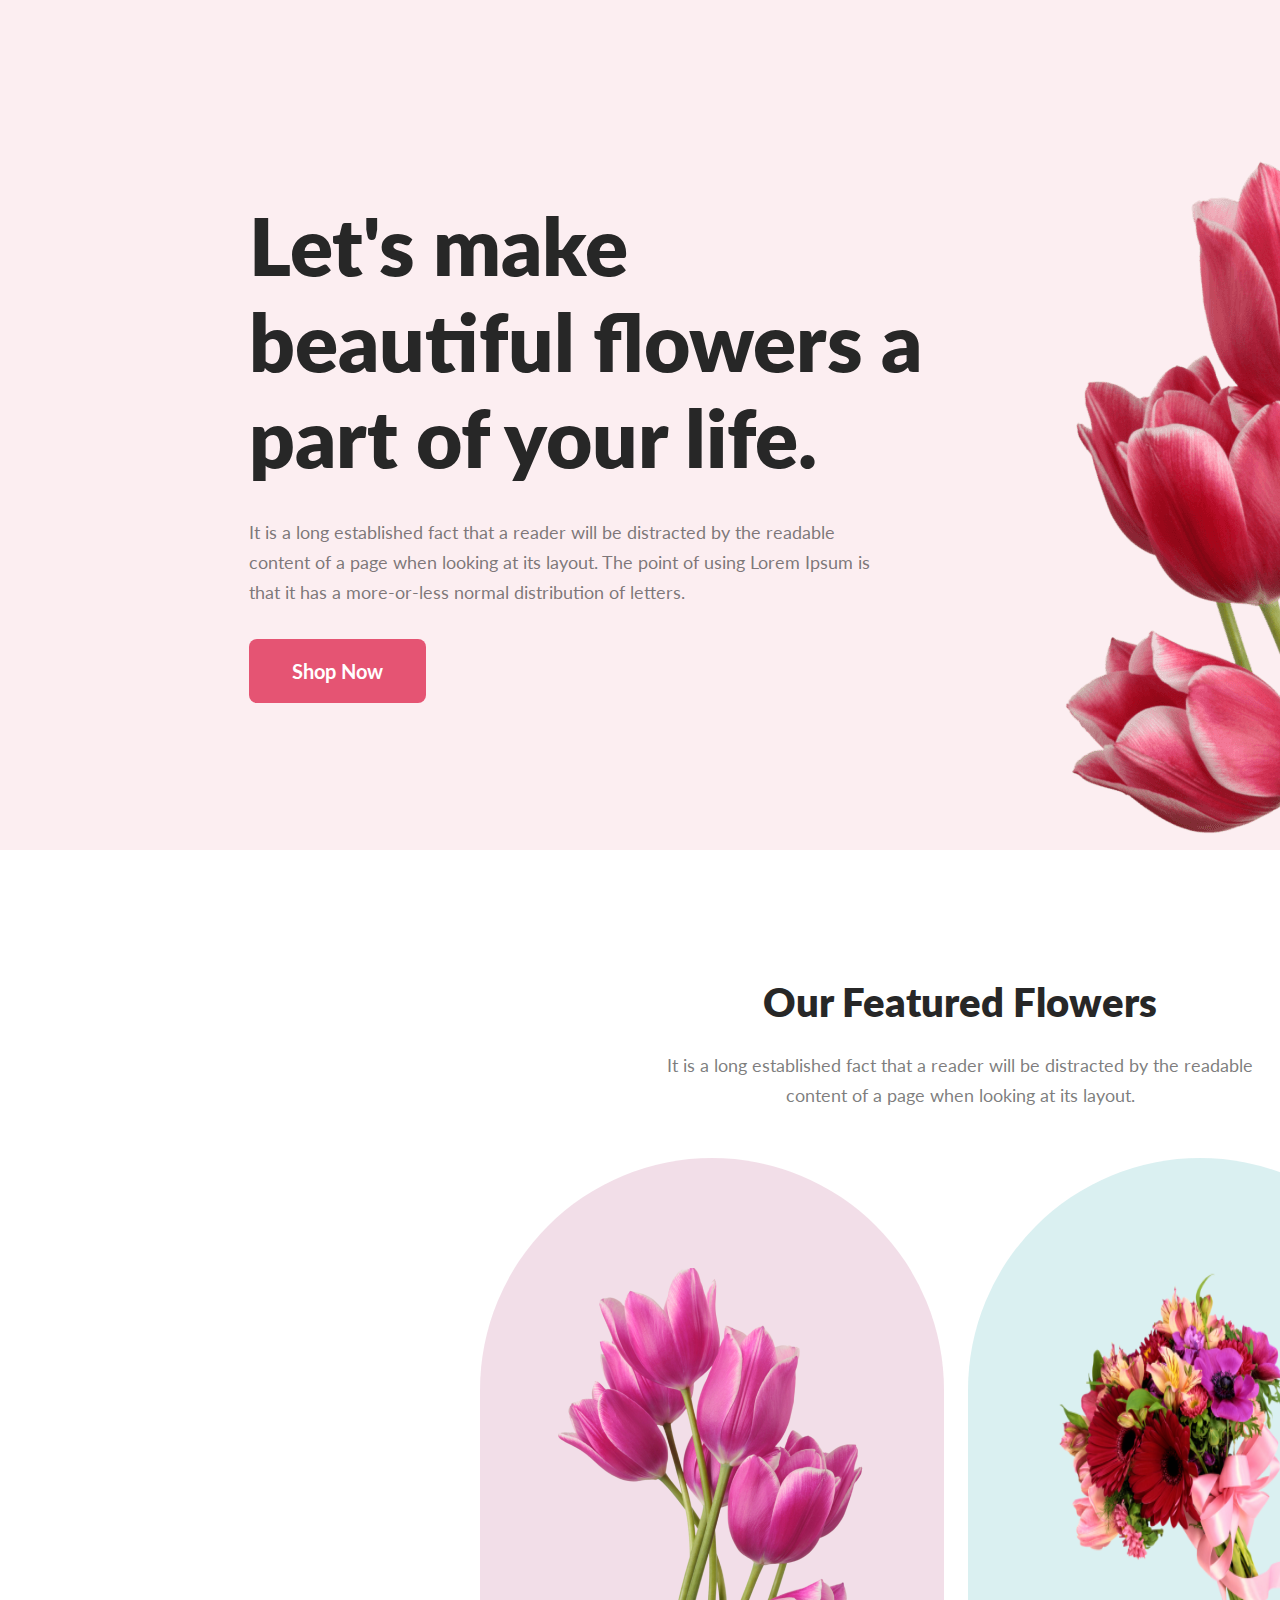
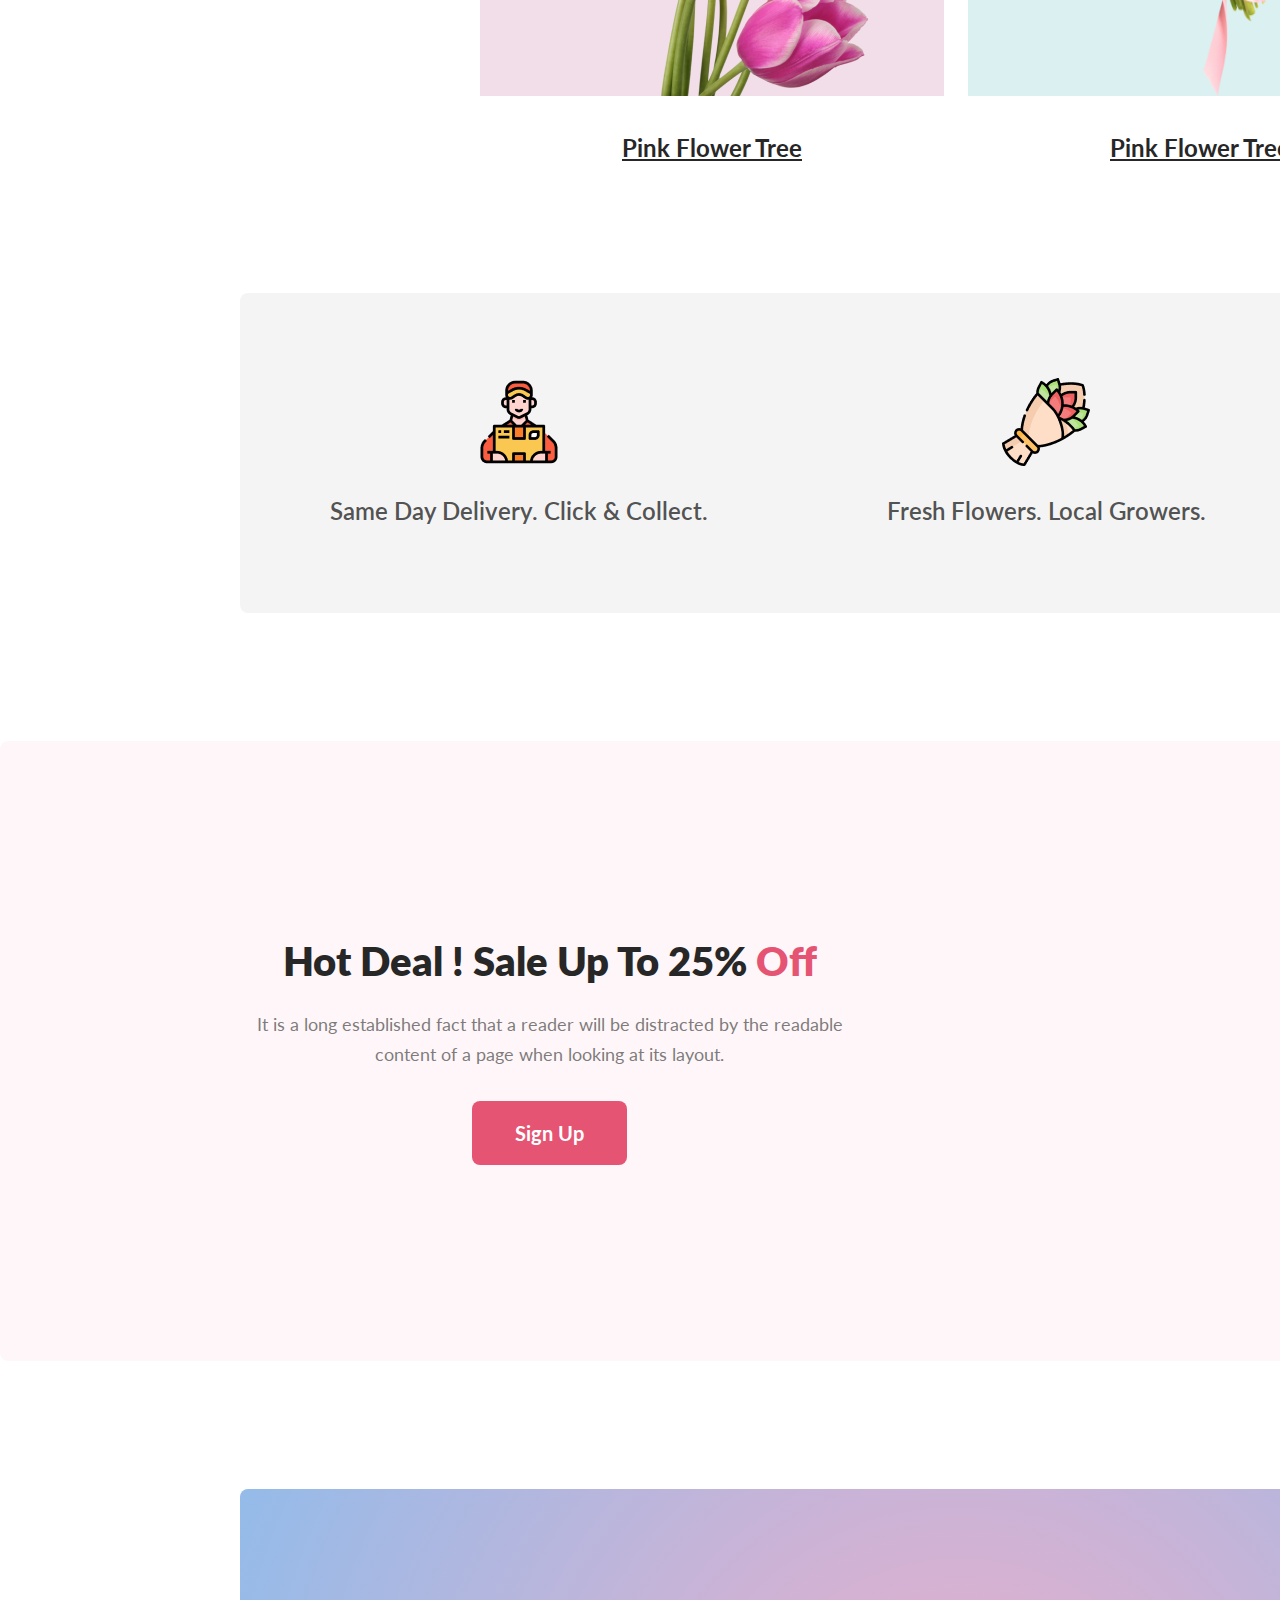
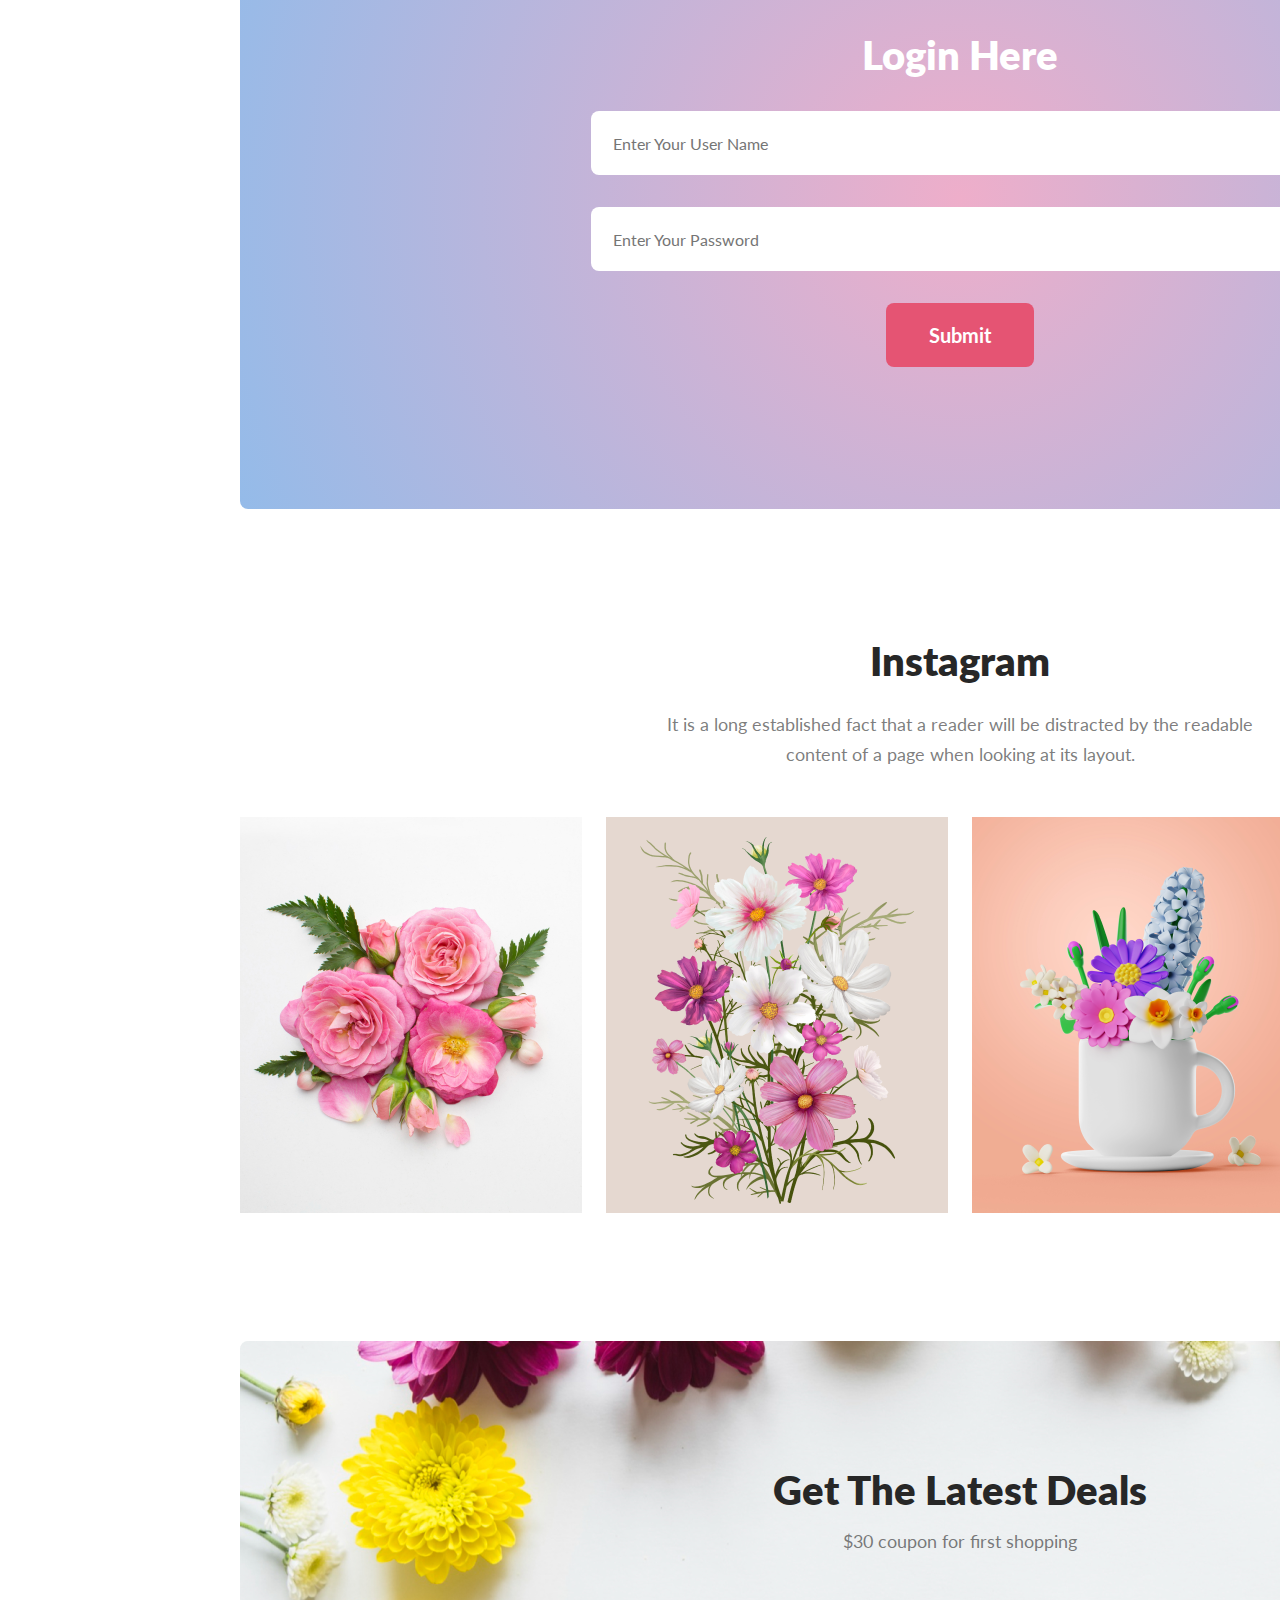
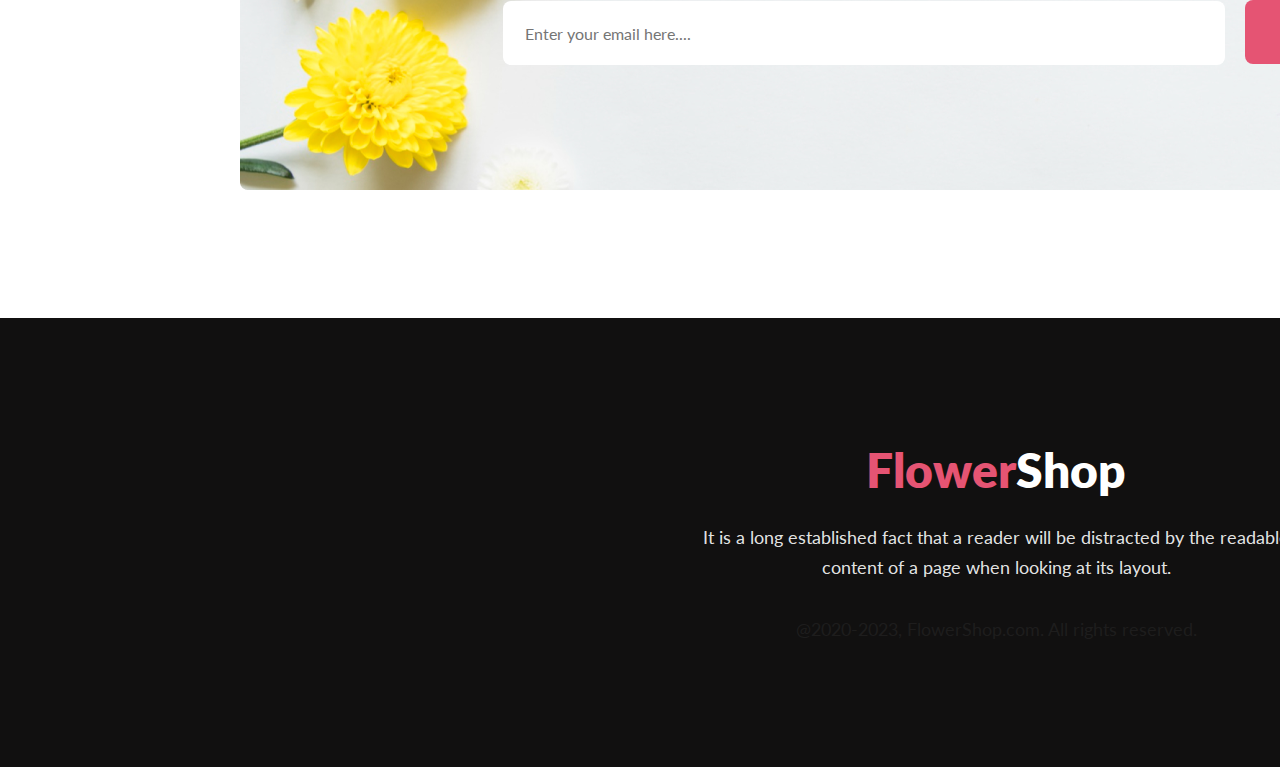
<file: index.html>
<!DOCTYPE html>
<html lang="en">

<head>
    <meta charset="UTF-8">
    <meta name="viewport" content="width=device-width, initial-scale=1.0">
    <title>FlowerShop</title>
    <link rel="shortcut icon" href="" type="image/x-icon">
    <link rel="preconnect" href="https://fonts.gstatic.com" crossorigin>
    <link href="https://fonts.googleapis.com/css2?family=Lato:wght@100;300;400;700;900&display=swap" rel="stylesheet">
    <link rel="stylesheet" href="style.css">
</head>

<body>
    <main>

        <!-- -----------------------banner section------------------------- -->

        <section class="banner-section">
            <div class="bannner-container">
                <div class="baner-info">
                    <h1 class="banner-title">Let's make <br> beautiful flowers a <br> part of your life.</h1>
                    <p class="banner-description">
                        It is a long established fact that a reader will be distracted by the readable content of a page
                        when looking at its layout. The point of using Lorem Ipsum is that it has a more-or-less normal
                        distribution of letters.
                    </p>
                    <button class="btn-primary">Shop Now</button>
                </div>
                <div class="banner-img">
                    <img src="./images/pngwing 10.png" alt="banner" class="banner-img">
                </div>
            </div>
        </section>
        <!------------------------- Features container ------------------------->
        <section class="section-alignment">
            <div class="feature-container">
                <h1 class="feature-title">Our Featured Flowers</h1>
            <p class="feature-description">It is a long established fact that a reader will be distracted by the readable content of a page when looking at its layout.</p>
            <div class="freature-img">
                <div >
                    <div class="bg-1">
                        <img src="./images/pngwing 6.png" alt="" class="flower-picture">
                    </div>
                    <p class="flower-name">Pink Flower Tree</p>
                </div>
                <div >
                    <div class="bg-2">
                        <img src="./images/pngwing 5.png" alt="" class="flower-picture">
                    </div>
                    <p class="flower-name">Pink Flower Tree</p>
                </div>
                <div >
                    <div class="bg-3">
                        <img src="./images/pngwing 7.png" alt="" class="flower-picture">
                    </div>
                    <p class="flower-name">Pink Flower Tree</p>
                </div>
            </div>
            </div>
        </section>
        <!-- -----------------------------support section--------------------- -->

        <section class="section-alignment">
            <div class="support-container">
                <div class="support">
                    <img src="./images/Group 57.png" alt="" class="support-img">
                    <p class="support-details">Same Day Delivery. Click & Collect.</p>
                </div>
                <div class="support">
                    <img src="./images/Group 58.png" alt="" class="support-img">
                    <p class="support-details">Fresh Flowers. Local Growers.</p>
                </div>
                <div class="support">
                    <img src="./images/Group 59.png" alt="" class="support-img">
                    <p class="support-details">24/7 Free Support.</p>
                </div>
            </div>
        </section>

        <!-- ------------------------------Sales Section -------------------------------------->


        <section class="sales-section">
            <div class="sales-container">
                <div class="sales-info">
                    <h3 class="sales-title">Hot Deal ! Sale Up To 25% <span class="text-color">Off</span></h3>
                    <p class="sales-description">It is a long established fact that a reader will be distracted by the
                        readable content of a page when looking at its layout.</p>
                    <button class="btn-primary">Sign Up</button>
                </div>
                <div class="sales-img">

                    <img src="./images/pngwing 8.png" alt="">
                </div>
            </div>
        </section>

        <!-------------------------------------login Section ------------------------------------>


        <section class="section-alignment">
            <div class="login-container">
                <h2 class="login-title">Login Here</h2>
                <input type="text" placeholder="Enter Your User Name"  class="user-input">
                <input type="password" placeholder="Enter Your Password" class="user-input">
                <button type="submit" class="btn-primary">Submit</button>
            </div>
        </section>

        <!-- --------------------------------instagram section ------------------------------------>


        <section class="section-alignment">
            <div class="insta-container">
                <h3 class="insta-title">Instagram</h3>
                <p class="insta-description">It is a long established fact that a reader will be distracted by the
                    readable content of a page when looking at its layout.</p>
                <div class="insta-img">
                    <img src="./images/Rectangle 3.png" alt="">
                    <img src="./images/Rectangle 4.png" alt="">
                    <img src="./images/Rectangle 5.png" alt="">
                    <img src="./images/Rectangle 6.png" alt="">
                    <div class="">
                    </div>
                </div>
        </section>

        <!-----------------------------------subscribe section -------------------------------------->

        <section class="section-alignment">
            <div class="subscribe-conation">
                <h3 class="subscribe-title">Get The Latest Deals</h3>
                <p class="subscribe-descrription">$30 coupon for first shopping</p>
                <div class="sub-btn">
                    <input type="text" placeholder="Enter your email here...." class="user-input">
                    <button class="btn-primary">Subscribe</button>
                </div>

            </div>
        </section>

    </main>

    <!--------------------------------------- footer section ----------------------------------------->

    <footer>
        <div class="footer-info">
            <h3 class="footer-title"><span class="text-color">Flower</span>Shop</h3>
            <p class="footer-description">
                It is a long established fact that a reader will be distracted by the readable content of a page when
                looking at its layout.
            </p>
            <small>@2020-2023, FlowerShop.com. All rights reserved.</small>
        </div>
    </footer>
</body>

</html>
</file>
<file: style.css>
/* ------------------------------commmon ------------------------------------ */


* {
    margin: 0;
    padding: 0;
    font-family: 'Lato', sans-serif;
}

section {
    margin-bottom: 128px;
    
}

.section-alignment {

    padding: 0px 240px;
    width: 1440px;
}

.user-input {
    width: 700px;
    height: 64px;
    border: 0;
    padding-left: 22px;
    color: rgba(39, 39, 39, 0.60);
    font-size: 16px;
    font-weight: 400;
    border-radius: 8px;
    margin-right: 16px;
}

.btn-primary {
    color: #FFF;
    font-size: 20px;
    font-weight: 700;
    border-radius: 8px;
    background: #E55473;
    padding: 20px 43px;
    border: 0px;
}
.btn-primary:hover{
    background-color: #f5deb3;
    color: #E55473;
}

/*---------------------------------------- banner section------------------------------------------ */


.banner-section {
    width: 1920px;
    height: 850px;
}

.bannner-container {
    display: flex;
    justify-content: space-around;
    align-items: center;
    gap: 97px;
    background: rgba(229, 84, 115, 0.10);
    padding: 50px 240px 0px 240px;
}

.banner-title {
    color: #272727;
    font-size: 80px;
    font-weight: 800;
    margin-bottom: 32px;
}

.banner-description {
    color: rgba(39, 39, 39, 0.60);
    font-size: 18px;
    font-weight: 400;
    line-height: 30px;
    margin-bottom: 32px;
    width: 634px;
}

.banner-img {
    width: 635px;
    height: 800px;
    /* padding: 0px 78px; */
}


/* ----------------------------features section=------------------------------------- */

.feature-container {
    text-align: center;

}

.feature-title {
    color: #272727;
    font-size: 40px;
    font-weight: 800;
    margin-bottom: 24px;

}

.feature-description {
    width: 594px;
    margin: auto;
    color: rgba(39, 39, 39, 0.60);
    font-size: 18px;
    font-weight: 400;
    line-height: 30px;
    margin-bottom: 48px;
    


}


.freature-img {
    display: flex;
    justify-content: space-around;
    padding: 0px 240px;
    gap: 24px;
}



.bg-1 {
    width: 464px;
    height: 538px;
    border-radius: 300px 300px 0px 0px;
    background-color: rgba(167, 33, 98, 0.15);
}

.bg-2 {
    width: 464px;
    height: 538px;
    border-radius: 300px 300px 0px 0px;
    background-color: rgba(5, 151, 160, 0.15);
}

.bg-3 {
    width: 464px;
    height: 538px;
    border-radius: 300px 300px 0px 0px;
    background-color: rgba(71, 125, 17, 0.15);
}

.flower-picture {
    width: 310px;
    height: 428px;
    padding: 110px 78px 0px 78px;
}



.flower-name {
    color: #272727;
    text-align: center;
    font-family: Lato;
    font-size: 24px;
    font-style: normal;
    font-weight: 700;
    line-height: 35px;
    text-decoration-line: underline;
    margin-top: 34px;
}

/* -----------------------------support section------------------------ */

.support-container {
    display: flex;
    align-items: center;
    justify-content: space-around;
    height: 320px;
    border-radius: 8px;
    background: rgba(39, 39, 39, 0.05);
    text-align: center;
}

.support-details {
    margin-top: 24px;
    color: rgba(39, 39, 39, 0.80);
    font-size: 24px;
    font-weight: 600;
    line-height: 35px;
}

/* -----------------------------------Sales Section----------------------------- */


.sales-section {
    width: 1922px;
}

.sales-container {
    display: flex;
    justify-content: space-around;
    align-items: center;
    border-radius: 8px;
    background: rgba(229, 84, 115, 0.05);
    height: 620px;
    text-align: center;


}

.text-color {
    color: #E55473;
}

.sales-title {
    color: #272727;
    font-size: 40px;
    font-weight: 800;
    margin-bottom: 24px;
}

.sales-description {
    color: rgba(39, 39, 39, 0.60);
    font-size: 18px;
    font-weight: 400;
    line-height: 30px;
    margin-bottom: 32px;
    width: 594px;

}


/* ------------------------------------------login section-------------------------  */


.login-container {
    display: flex;
    justify-content: center;
    align-items: center;
    flex-direction: column;
    gap: 32px;
    background: rgb(238, 174, 202);
    background: radial-gradient(circle, rgba(238, 174, 202, 1) 0%, rgba(148, 187, 233, 1) 100%);
    height: 620px;
    border-radius: 8px;
}

.login-title {
    color: #ffffff;
    font-size: 40px;
    font-weight: 800;
}

/* -------------------------------------instagram section------------------------------- */


.insta-container {
    /* border: 2px solid red; */
    text-align: center;

    /* height: 449px; */

}

.insta-img {
    display: flex;
    justify-content: space-between;
    align-content: center;
    gap: 24px;
}

.insta-title {
    margin-bottom: 24px;
    color: #272727;
    font-size: 40px;
    font-weight: 800;
}

.insta-description {
    margin-bottom: 48px;
    color: rgba(39, 39, 39, 0.60);
    font-size: 18px;
    font-weight: 400;
    line-height: 30px;
    width: 594px;
    margin: 0 auto;
    margin-bottom: 48px;
}

/*-------------------------------------- subscribe section----------------------------- */

.subscribe-conation {
    text-align: center;
    width: 1440px;
    height: 449px;
    margin: auto;
    /* border: 2px solid red; */
    display: flex;
    justify-content: center;
    align-items: center;
    flex-direction: column;
    background-image: url("./images/Rectangle\ 9.png");
    background-repeat: no-repeat;
    background-position: cover;

}

.subscribe-title {
    color: #272727;
    font-size: 40px;
    font-weight: 800;
    margin-bottom: 16px;
}

.subscribe-descrription {
    color: rgba(39, 39, 39, 0.60);
    font-size: 18px;
    font-weight: 400;
    margin-bottom: 48px;
}


/*---------------------------------footer section--------------------------------- */

footer {
    width: 1992px;
}

.footer-info {
    background: #111010;
    height: 449px;
    display: flex;
    flex-direction: column;
    justify-content: center;
    align-items: center;
    color: white;
    text-align: center;
}

.footer-title {
    font-size: 48px;
    font-weight: 800;
    margin-bottom: 24px;
}

.footer-description {
    color: rgba(255, 255, 255, 0.90);
    font-size: 18px;
    font-weight: 400;
    line-height: 30px;
    width: 625px;
    margin-bottom: 32px;
}

small {
    color: rgba(39, 39, 39, 0.60);
    font-size: 18px;
    font-weight: 400;
    line-height: 30px;
}
</file>
